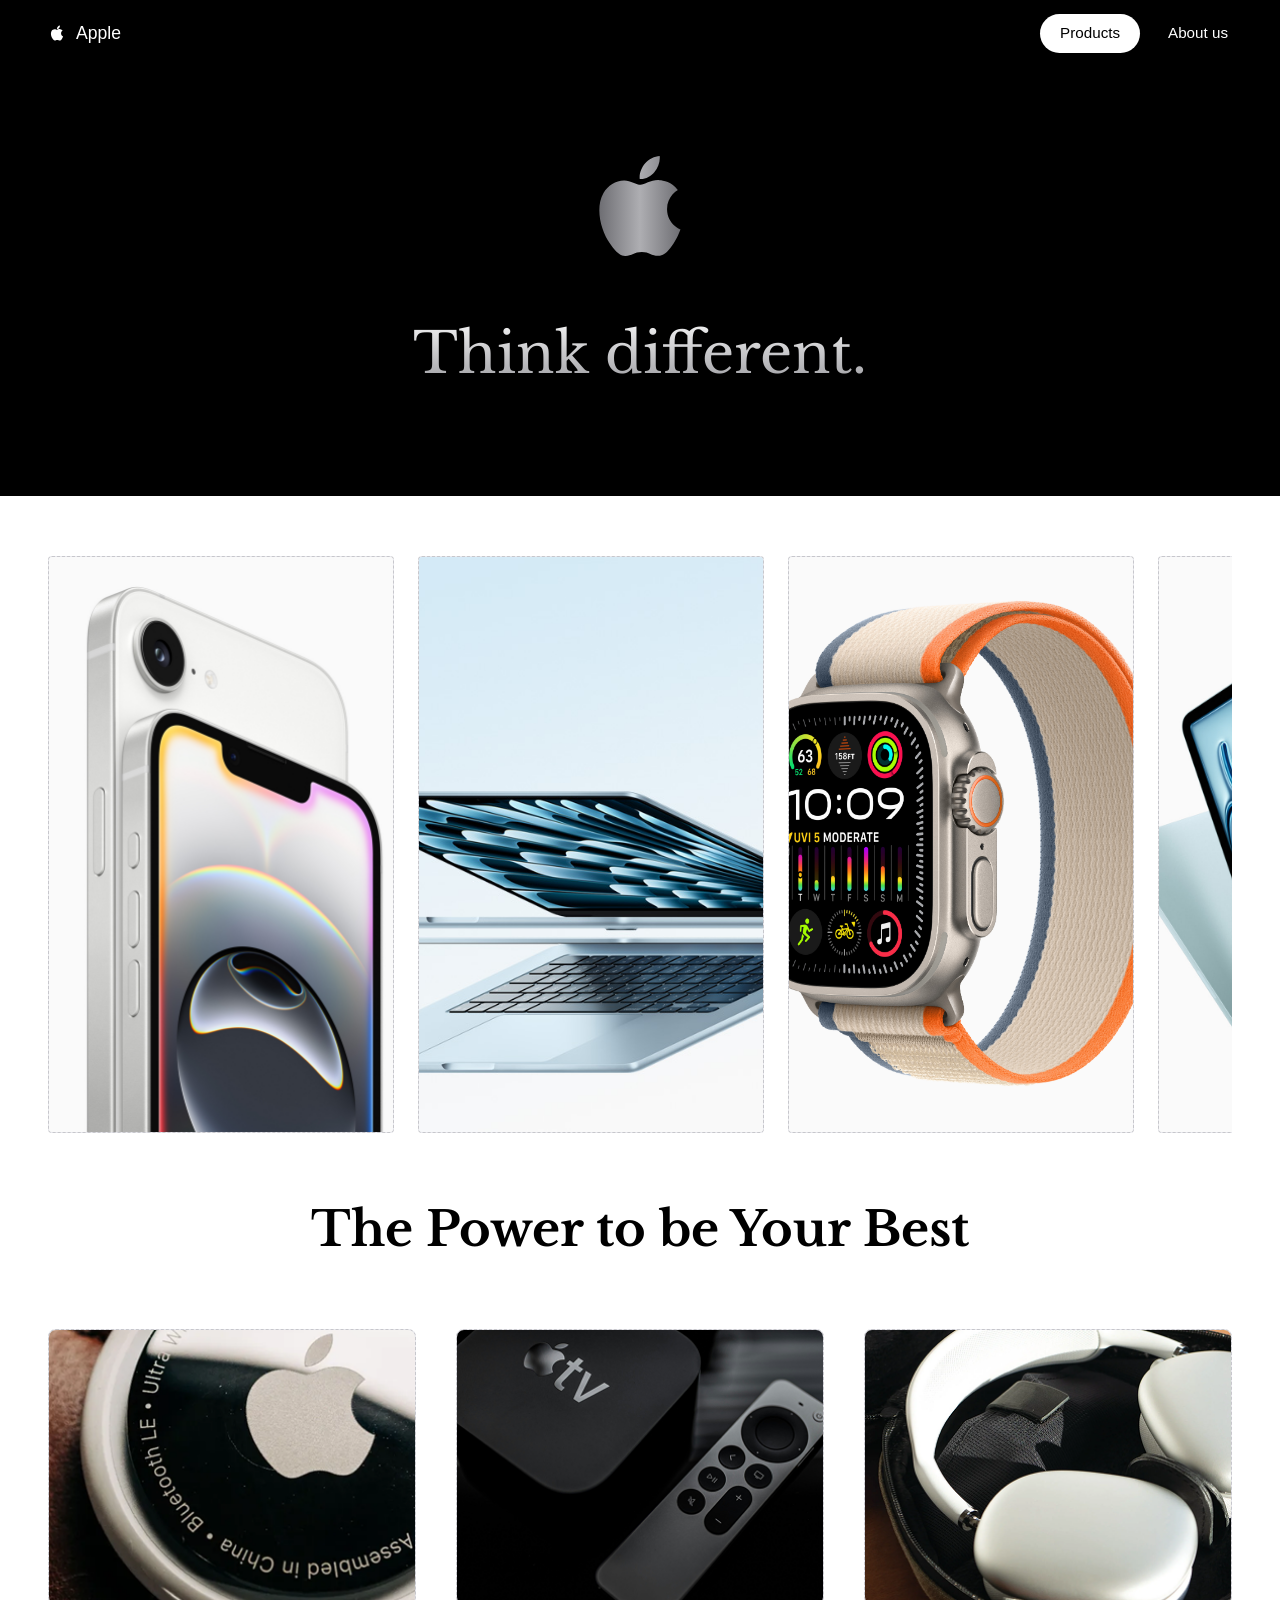
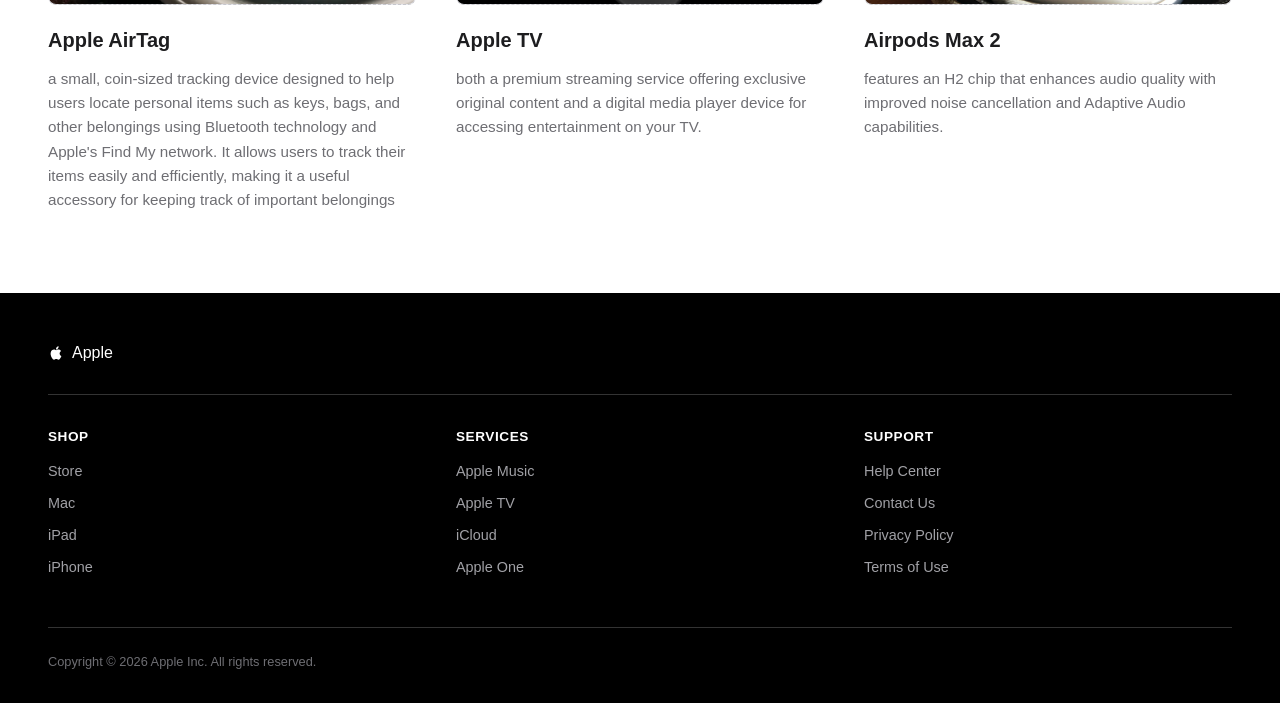
<file: index.html>
<!DOCTYPE html>
<html lang="en">
<head>
  <meta charset="UTF-8" />
  <meta name="viewport" content="width=device-width, initial-scale=1.0" />
  <title>Apple</title>
  <link rel="preconnect" href="https://fonts.googleapis.com" />
  <link rel="preconnect" href="https://fonts.gstatic.com" crossorigin />
  <link href="https://fonts.googleapis.com/css2?family=Libre+Baskerville:ital,wght@0,400;0,700;1,400&display=swap" rel="stylesheet" />
  <link rel="stylesheet" href="styles.css" />
</head>
<body id="top">

  <!-- Navigation -->
  <nav class="nav">
    <a href="#top" class="nav-brand" id="nav-brand">
      <svg viewBox="0 0 24 24" aria-hidden="true">
        <path d="M18.71 19.5c-.83 1.24-1.71 2.45-3.05 2.47-1.34.03-1.77-.79-3.29-.79-1.53 0-2 .77-3.27.82-1.31.05-2.3-1.32-3.14-2.53C4.25 17 2.94 12.45 4.7 9.39c.87-1.52 2.43-2.48 4.12-2.51 1.28-.02 2.5.87 3.29.87.78 0 2.26-1.07 3.81-.91.65.03 2.47.26 3.64 1.98-.09.06-2.17 1.28-2.15 3.81.03 3.02 2.65 4.03 2.68 4.04-.03.07-.42 1.44-1.38 2.83M13 3.5c.73-.83 1.94-1.46 2.94-1.5.13 1.17-.34 2.35-1.04 3.19-.69.85-1.83 1.51-2.95 1.42-.15-1.15.41-2.35 1.05-3.11z"/>
      </svg>
      Apple
    </a>
    <div class="nav-links" id="nav-links"></div>
  </nav>

  <!-- Hero -->
  <section class="hero">
    <div class="hero-logo">
      <svg viewBox="0 0 24 24" aria-hidden="true">
        <defs>
          <linearGradient id="appleGradient" x1="0%" y1="0%" x2="100%" y2="0%">
            <stop offset="0%" stop-color="#6e6e73" />
            <stop offset="50%" stop-color="#aeaeb2" />
            <stop offset="100%" stop-color="#6e6e73" />
          </linearGradient>
        </defs>
        <path class="apple-gradient" d="M18.71 19.5c-.83 1.24-1.71 2.45-3.05 2.47-1.34.03-1.77-.79-3.29-.79-1.53 0-2 .77-3.27.82-1.31.05-2.3-1.32-3.14-2.53C4.25 17 2.94 12.45 4.7 9.39c.87-1.52 2.43-2.48 4.12-2.51 1.28-.02 2.5.87 3.29.87.78 0 2.26-1.07 3.81-.91.65.03 2.47.26 3.64 1.98-.09.06-2.17 1.28-2.15 3.81.03 3.02 2.65 4.03 2.68 4.04-.03.07-.42 1.44-1.38 2.83M13 3.5c.73-.83 1.94-1.46 2.94-1.5.13 1.17-.34 2.35-1.04 3.19-.69.85-1.83 1.51-2.95 1.42-.15-1.15.41-2.35 1.05-3.11z"/>
      </svg>
    </div>
    <h1 class="hero-slogan">Think different.</h1>
  </section>

  <!-- Product gallery -->
<section class="gallery">
  <div class="carousel" aria-label="Product carousel">
    <div class="carousel-track" id="carousel-track">

      <div class="carousel-item">
  <div class="img-placeholder" data-label="iPhone">
    <img src="images/iphone.png" alt="iPhone" />
  </div>
</div>

<div class="carousel-item">
  <div class="img-placeholder" data-label="MacBook">
    <img src="images/macbook.png" alt="MacBook" />
  </div>
</div>

<div class="carousel-item">
  <div class="img-placeholder" data-label="Apple Watch">
    <img src="images/watch.png" alt="Apple Watch" />
  </div>
</div>

<div class="carousel-item">
  <div class="img-placeholder" data-label="iPad">
    <img src="images/ipad.png" alt="iPad" />
  </div>
</div>

    </div>
  </div>
  <h2 class="gallery-headline">The Power to be Your Best</h2>
</section>

  <!-- Feature grid -->
  <section class="features">
    <div class="feature-grid">

      <article class="feature-card">
  <div class="img-placeholder">
    <img src="images/airtag.png" alt="Apple AirTag" />
  </div>
  <h3>Apple AirTag</h3>
  <p>a small, coin-sized tracking device designed to help users locate personal items such as keys, bags, and other belongings using Bluetooth technology and Apple's Find My network. It allows users to track their items easily and efficiently, making it a useful accessory for keeping track of important belongings</p>
</article>

<article class="feature-card">
  <div class="img-placeholder">
    <img src="images/apple-tv.png" alt="Apple TV" />
  </div>
  <h3>Apple TV</h3>
  <p>both a premium streaming service offering exclusive original content and a digital media player device for accessing entertainment on your TV.</p>
</article>

<article class="feature-card">
  <div class="img-placeholder">
    <img src="images/airpods.png" alt="AirPods Max 2" />
  </div>
  <h3>Airpods Max 2</h3>
  <p>features an H2 chip that enhances audio quality with improved noise cancellation and Adaptive Audio capabilities.</p>
</article>

    </div>
  </section>

  <!-- Footer -->
  <footer class="site-footer">
    <div class="footer-inner">
      <div class="footer-brand">
        <a href="#top" class="footer-logo" id="footer-brand">
          <svg viewBox="0 0 24 24" aria-hidden="true">
            <path d="M18.71 19.5c-.83 1.24-1.71 2.45-3.05 2.47-1.34.03-1.77-.79-3.29-.79-1.53 0-2 .77-3.27.82-1.31.05-2.3-1.32-3.14-2.53C4.25 17 2.94 12.45 4.7 9.39c.87-1.52 2.43-2.48 4.12-2.51 1.28-.02 2.5.87 3.29.87.78 0 2.26-1.07 3.81-.91.65.03 2.47.26 3.64 1.98-.09.06-2.17 1.328-2.15 3.81.03 3.02 2.65 4.03 2.68 4.04-.03.07-.42 1.44-1.38 2.83M13 3.5c.73-.83 1.94-1.46 2.94-1.5.13 1.17-.34 2.35-1.04 3.19-.69.85-1.83 1.51-2.95 1.42-.15-1.15.41-2.35 1.05-3.11z"/>
          </svg>
          Apple
        </a>
      </div>

      <div class="footer-columns">
        <div class="footer-col">
          <h4>Shop</h4>
          <ul>
            <li><a href="https://www.apple.com/us/shop/goto/store">Store</a></li>
            <li><a href="https://www.apple.com/mac/">Mac</a></li>
            <li><a href="https://www.apple.com/ipad/">iPad</a></li>
            <li><a href="https://www.apple.com/iphone/">iPhone</a></li>
          </ul>
        </div>

        <div class="footer-col">
          <h4>Services</h4>
          <ul>
            <li><a href="https://music.apple.com/us/new">Apple Music</a></li>
            <li><a href="https://tv.apple.com/">Apple TV</a></li>
            <li><a href="https://www.icloud.com/">iCloud</a></li>
            <li><a href="https://www.apple.com/lae/apple-one/">Apple One</a></li>
          </ul>
        </div>

        <div class="footer-col">
          <h4>Support</h4>
          <ul>
            <li><a href="https://support.apple.com/">Help Center</a></li>
            <li><a href="https://support.apple.com/contact">Contact Us</a></li>
            <li><a href="https://www.apple.com/legal/privacy/en-ww/">Privacy Policy</a></li>
            <li><a href="https://www.apple.com/legal/internet-services/terms/site.html">Terms of Use</a></li>
          </ul>
        </div>
      </div>

      <div class="footer-bottom">
        <p>Copyright © 2026 Apple Inc. All rights reserved.</p>
      </div>
    </div>
  </footer>
    
    <script src="carousel.js"></script>
    <script src="nav.js"></script>
</body>
</html>
</file>
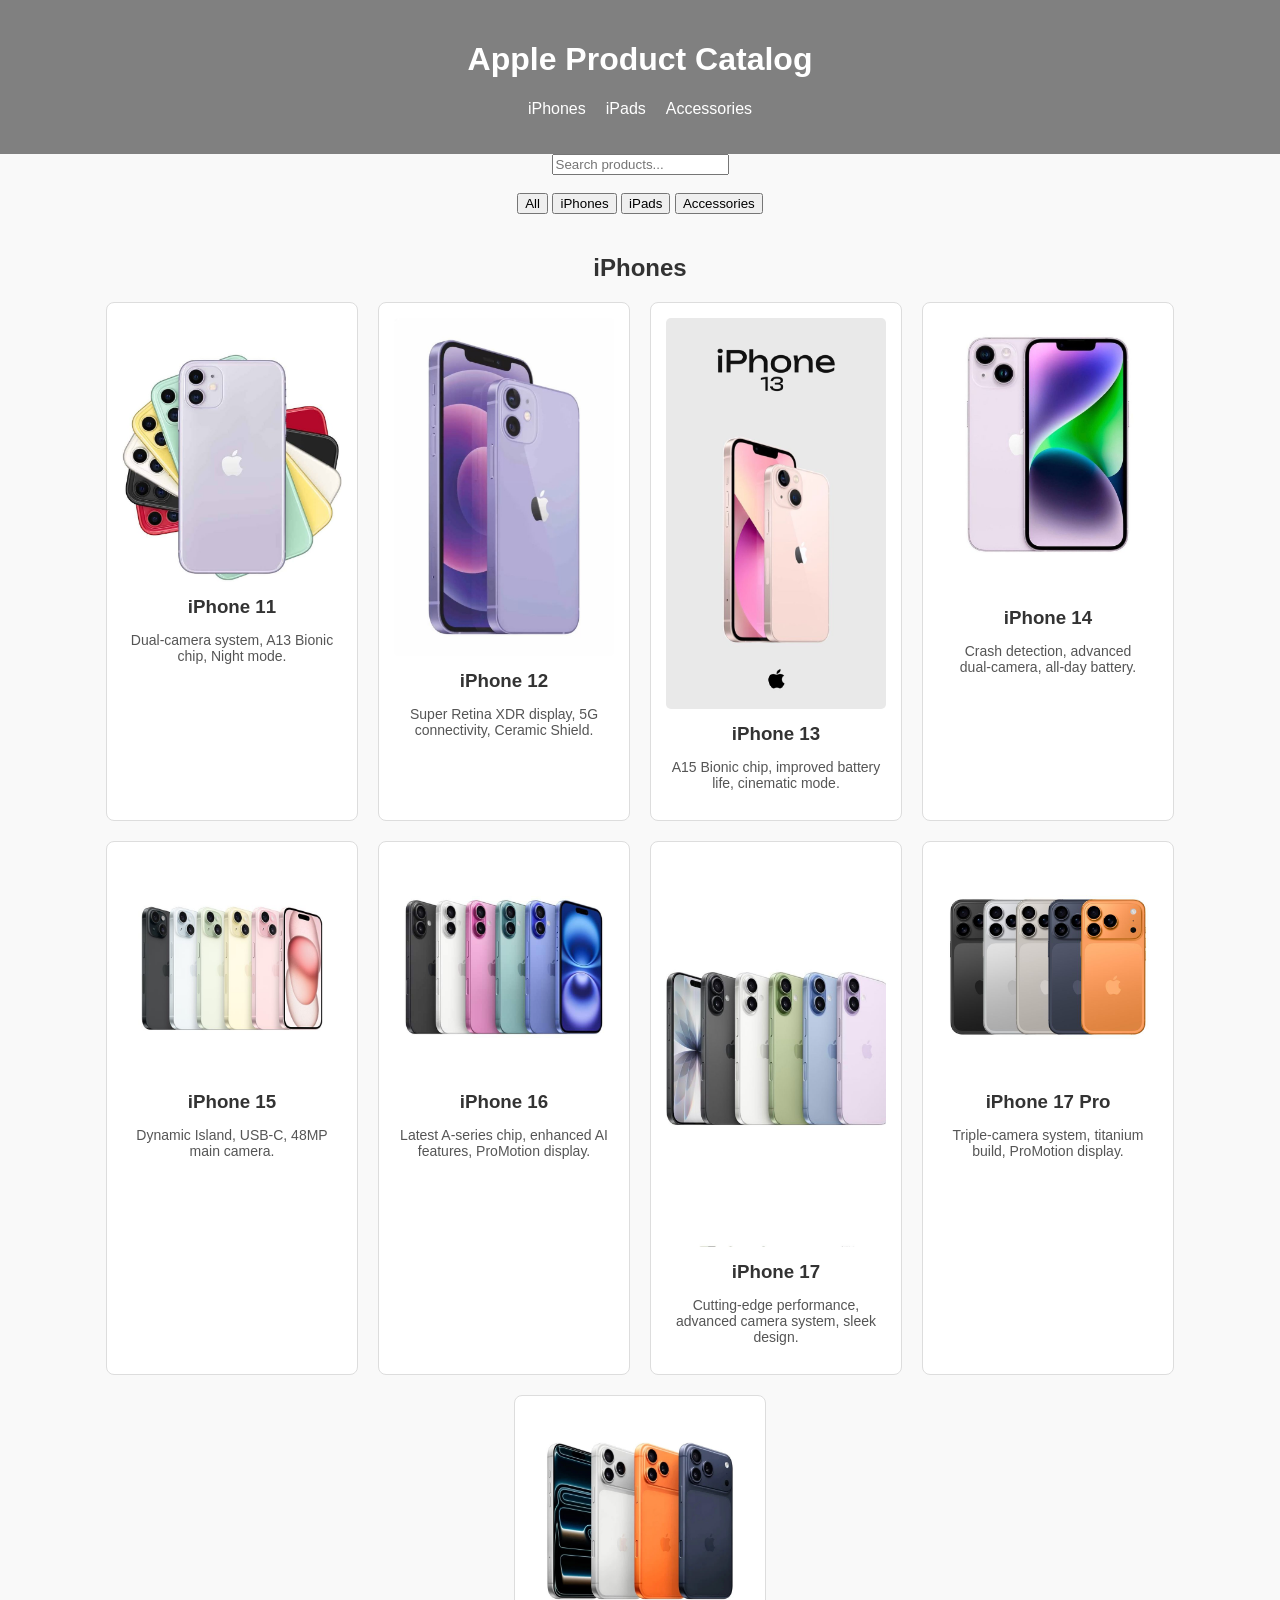
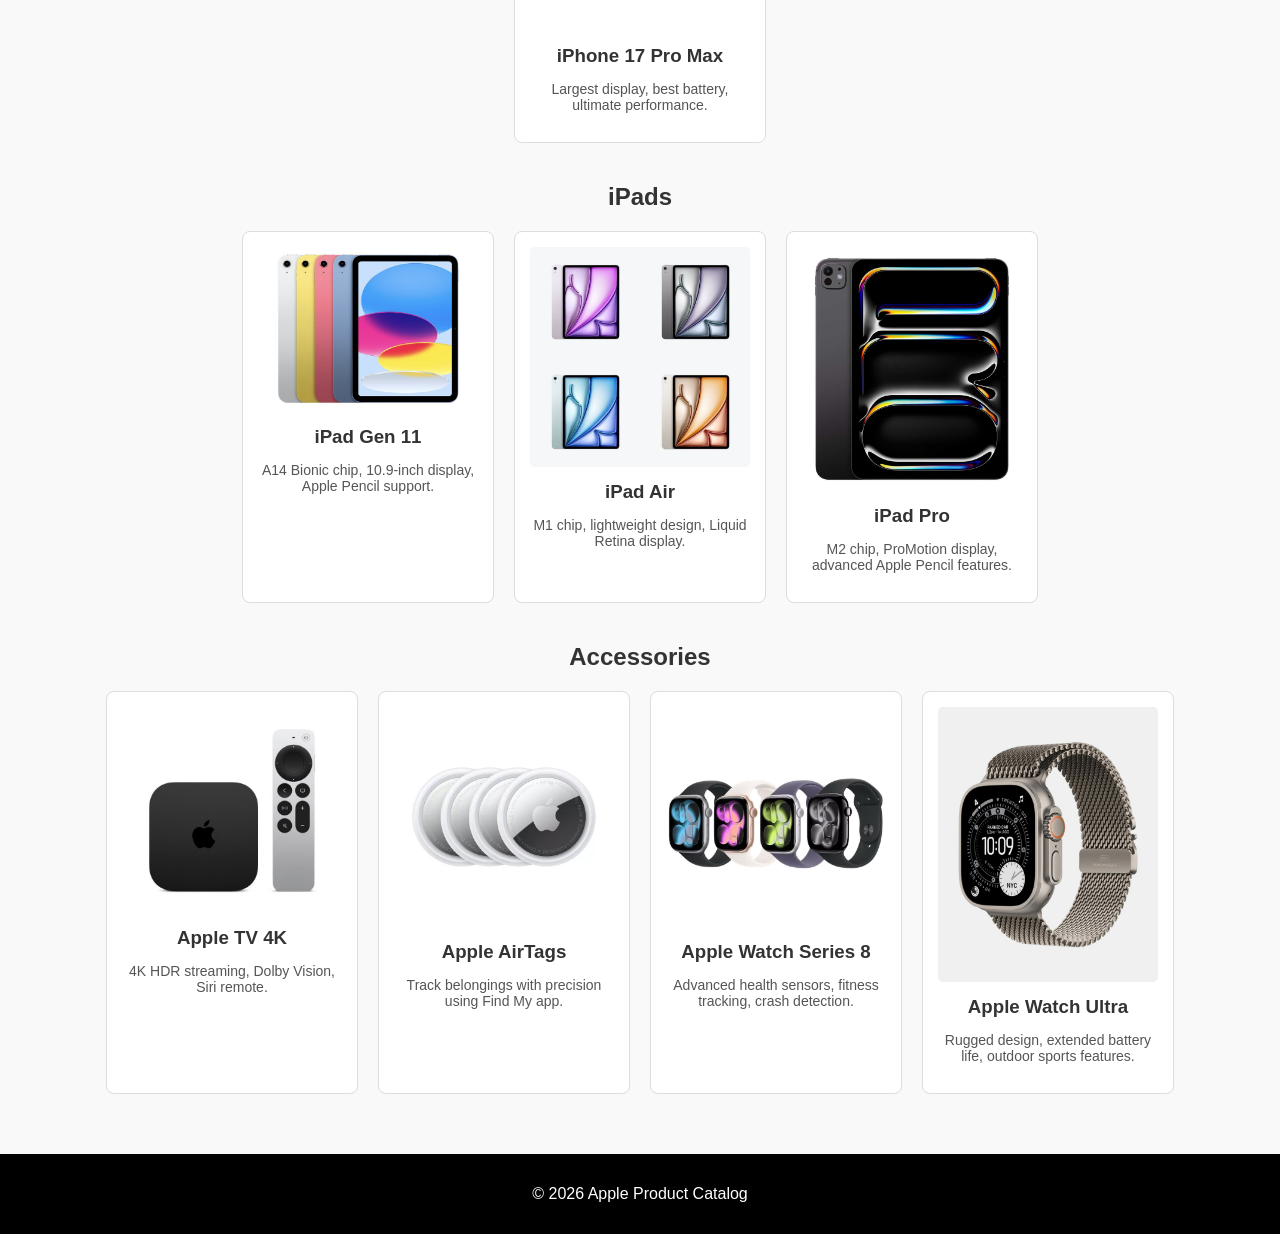
<file: Productlist/List.html>
<!DOCTYPE html>
<html lang="en">
<head>
  <meta charset="UTF-8">
  <meta name="viewport" content="width=device-width, initial-scale=1.0">
  <title>Apple Product Catalog</title>
  <link rel="stylesheet" href="style.css">
</head>
<body>
  <header>
    <h1>Apple Product Catalog</h1>
    <nav>
      <ul>
        <li><a href="#iphones">iPhones</a></li>
        <li><a href="#ipads">iPads</a></li>
        <li><a href="#accessories">Accessories</a></li>
      </ul>
    </nav>
  </header>

   <div class="controls">
  <input type="text" id="searchBar" placeholder="Search products..." onkeyup="searchProducts()">
  <br><br>
  <button onclick="filterCategory('All')">All</button>
  <button onclick="filterCategory('iphones')">iPhones</button>
  <button onclick="filterCategory('ipads')">iPads</button>
  <button onclick="filterCategory('accessories')">Accessories</button>
</div>

  <main>
    <!-- iPhones -->
    <section id="iphones">
      <h2>iPhones</h2>
      <div class="product-list">
        <div class="product">
          <img src="ip11.jfif" alt="iPhone 11">
          <h3>iPhone 11</h3>
          <p>Dual‑camera system, A13 Bionic chip, Night mode.</p>
        </div>
        <div class="product">
          <img src="ip12.jfif" alt="iPhone 12">
          <h3>iPhone 12</h3>
          <p>Super Retina XDR display, 5G connectivity, Ceramic Shield.</p>
        </div>
        <div class="product">
          <img src="ip13.jfif" alt="iPhone 13">
          <h3>iPhone 13</h3>
          <p>A15 Bionic chip, improved battery life, cinematic mode.</p>
        </div>
        <div class="product">
          <img src="ip14.jfif" alt="iPhone 14">
          <h3>iPhone 14</h3>
          <p>Crash detection, advanced dual‑camera, all‑day battery.</p>
        </div>
        <div class="product">
          <img src="ip15.jfif" alt="iPhone 15">
          <h3>iPhone 15</h3>
          <p>Dynamic Island, USB‑C, 48MP main camera.</p>
        </div>
        <div class="product">
          <img src="ip16.jfif" alt="iPhone 16">
          <h3>iPhone 16</h3>
          <p>Latest A‑series chip, enhanced AI features, ProMotion display.</p>
        </div>
        <div class="product">
          <img src="ip17.jfif" alt="iPhone 17">
          <h3>iPhone 17</h3>
          <p>Cutting‑edge performance, advanced camera system, sleek design.</p>
        </div>
        <!-- Pro and Pro Max series -->
        <div class="product">
          <img src="17pro.jfif" alt="iPhone 17 Pro">
          <h3>iPhone 17 Pro</h3>
          <p>Triple‑camera system, titanium build, ProMotion display.</p>
        </div>
        <div class="product">
          <img src="17pm.jfif" alt="iPhone 17 Pro Max">
          <h3>iPhone 17 Pro Max</h3>
          <p>Largest display, best battery, ultimate performance.</p>
        </div>
      </div>
    </section>

    <!-- iPads -->
    <section id="ipads">
      <h2>iPads</h2>
      <div class="product-list">
        <div class="product">
          <img src="gen11.jfif" alt="iPad Gen 11">
          <h3>iPad Gen 11</h3>
          <p>A14 Bionic chip, 10.9‑inch display, Apple Pencil support.</p>
        </div>
        <div class="product">
          <img src="air.jfif" alt="iPad Air">
          <h3>iPad Air</h3>
          <p>M1 chip, lightweight design, Liquid Retina display.</p>
        </div>
        <div class="product">
          <img src="ipad pro.jfif" alt="iPad Pro">
          <h3>iPad Pro</h3>
          <p>M2 chip, ProMotion display, advanced Apple Pencil features.</p>
        </div>
      </div>
    </section>

    <!-- Accessories -->
    <section id="accessories">
      <h2>Accessories</h2>
      <div class="product-list">
        <div class="product">
          <img src="tv.jfif" alt="Apple TV 4K">
          <h3>Apple TV 4K</h3>
          <p>4K HDR streaming, Dolby Vision, Siri remote.</p>
        </div>
        <div class="product">
          <img src="airtag.jfif" alt="Apple AirTags">
          <h3>Apple AirTags</h3>
          <p>Track belongings with precision using Find My app.</p>
        </div>
        <div class="product">
          <img src="series8.jfif" alt="Apple Watch Series 8">
          <h3>Apple Watch Series 8</h3>
          <p>Advanced health sensors, fitness tracking, crash detection.</p>
        </div>
        <div class="product">
          <img src="ultra.jfif" alt="Apple Watch Ultra">
          <h3>Apple Watch Ultra</h3>
          <p>Rugged design, extended battery life, outdoor sports features.</p>
        </div>
      </div>
    </section>
  </main>

  <footer>
    <p>&copy; 2026 Apple Product Catalog</p>
  </footer>
   
   <!-- JavaScript -->
  <script>
    
    function searchProducts() {
      const input = document.getElementById("searchBar").value.toLowerCase();
      const products = document.querySelectorAll(".product");

      products.forEach(product => {
        const name = product.querySelector("h3").textContent.toLowerCase();
        if (name.includes(input)) {
          product.style.display = "block";
        } else {
          product.style.display = "none";
        }
      });
    }

   
    function filterCategory(category) {
      const sections = document.querySelectorAll("section");

      sections.forEach(section => {
        if (category === "All" || section.id.toLowerCase().includes(category.toLowerCase())) {
          section.style.display = "block";
        } else {
          section.style.display = "none";
        }
      });
    }


    function buyProduct(productName) {
      alert("You selected " + productName + " for purchase!");
    }
  </script>
</body>
</html>
</file>
<file: styles.css>
*, *::before, *::after {
  box-sizing: border-box;
  margin: 0;
  padding: 0;
}

body {
  font-family: -apple-system, BlinkMacSystemFont, "Segoe UI", Helvetica, Arial, sans-serif;
  color: #1d1d1f;
  background: #fff;
  line-height: 1.5;
  padding-top: 52px;
}

/* ── Navigation (fixed / floating) ── */
.nav {
  position: fixed;
  top: 0;
  left: 0;
  right: 0;
  z-index: 1000;
  background: #000;
  display: flex;
  align-items: center;
  justify-content: space-between;
  padding: 14px 48px;
  box-shadow: 0 2px 12px rgba(0, 0, 0, 0.15);
  transition: box-shadow 0.2s ease;
}

.nav--scrolled {
  box-shadow: 0 4px 20px rgba(0, 0, 0, 0.25);
}

.nav-brand {
  display: flex;
  align-items: center;
  gap: 10px;
  color: #fff;
  text-decoration: none;
  font-size: 1.1rem;
  font-weight: 500;
}

.nav-brand svg {
  width: 18px;
  height: 22px;
  fill: #fff;
}

.nav-links {
  display: flex;
  align-items: center;
  gap: 24px;
}

.nav-btn {
  display: inline-flex;
  align-items: center;
  justify-content: center;
  font-family: inherit;
  font-size: 0.95rem;
  text-decoration: none;
  cursor: pointer;
  border: none;
  background: none;
  transition: opacity 0.2s ease;
}

.nav-btn:hover {
  opacity: 0.85;
}

.nav-btn--pill {
  background: #fff;
  color: #000;
  padding: 8px 20px;
  border-radius: 999px;
  font-weight: 500;
}

.nav-btn--text {
  color: #fff;
  padding: 8px 4px;
}

/* ── Hero ── */
.hero {
  background: #000;
  text-align: center;
  padding: 80px 24px 100px;
}

.hero-logo {
  width: 120px;
  height: 148px;
  margin: 0 auto 32px;
}

.hero-logo svg {
  width: 100%;
  height: 100%;
}

.hero-logo .apple-gradient {
  fill: url(#appleGradient);
}

.hero-slogan {
  font-family: "Libre Baskerville", "Times New Roman", Georgia, serif;
  font-size: clamp(2rem, 5vw, 3.5rem);
  font-weight: 400;
  background: linear-gradient(180deg, #ffffff 0%, #8e8e93 100%);
  -webkit-background-clip: text;
  background-clip: text;
  -webkit-text-fill-color: transparent;
}

/* ── Product gallery ── */
.gallery {
  background: #fff;
  padding: 48px 48px 64px;
}

.gallery-row {
  display: grid;
  grid-template-columns: repeat(4, 1fr);
  gap: 16px;
  max-width: 1200px;
  margin: 0 auto 48px;
}

.gallery-headline {
  font-family: "Libre Baskerville", "Times New Roman", Georgia, serif;
  font-size: clamp(2rem, 4vw, 3rem);
  font-weight: 700;
  text-align: center;
  color: #000;
}

/* ── Image placeholders ── */
.img-placeholder {
  background: #e8e8ed;
  border: 1px dashed #c7c7cc;
  display: flex;
  align-items: center;
  justify-content: center;
  overflow: hidden;
  position: relative;
}

.img-placeholder img {
  width: 100%;
  height: 100%;
  object-fit: cover;
  display: block;
}

.img-placeholder img:not([src]),
.img-placeholder img[src=""] {
  visibility: hidden;
}

.feature-grid .img-placeholder {
  aspect-ratio: 4 / 3;
  border-radius: 8px;
  margin-bottom: 20px;
}

/* ── Feature grid ── */
.features {
  background: #fff;
  padding: 0 48px 80px;
}

.feature-grid {
  display: grid;
  grid-template-columns: repeat(3, 1fr);
  gap: 40px;
  max-width: 1200px;
  margin: 0 auto;
}

.feature-card h3 {
  font-size: 1.25rem;
  font-weight: 700;
  margin-bottom: 12px;
  color: #1d1d1f;
}

.feature-card p {
  font-size: 0.95rem;
  color: #6e6e73;
  line-height: 1.6;
}

/* ── Footer ── */
.site-footer {
  background: #000;
  color: #a1a1a6;
  padding: 48px 48px 32px;
}

.footer-inner {
  max-width: 1200px;
  margin: 0 auto;
}

.footer-brand {
  margin-bottom: 32px;
  padding-bottom: 24px;
  border-bottom: 1px solid #333;
}

.footer-logo {
  display: inline-flex;
  align-items: center;
  gap: 8px;
  color: #fff;
  text-decoration: none;
  font-size: 1rem;
  font-weight: 500;
}

.footer-logo svg {
  width: 16px;
  height: 20px;
  fill: #fff;
}

.footer-columns {
  display: grid;
  grid-template-columns: repeat(3, 1fr);
  gap: 40px;
  margin-bottom: 40px;
}

.footer-col h4 {
  color: #fff;
  font-size: 0.85rem;
  font-weight: 600;
  margin-bottom: 12px;
  text-transform: uppercase;
  letter-spacing: 0.04em;
}

.footer-col ul {
  list-style: none;
}

.footer-col li {
  margin-bottom: 8px;
}

.footer-col a {
  color: #a1a1a6;
  text-decoration: none;
  font-size: 0.9rem;
  transition: color 0.2s ease;
}

.footer-col a:hover {
  color: #fff;
}

.footer-bottom {
  padding-top: 24px;
  border-top: 1px solid #333;
}

.footer-bottom p {
  font-size: 0.8rem;
  color: #6e6e73;
}

/* ── Product carousel (continuous loop) ── */
.carousel {
  overflow: hidden;
  width: 100%;
  max-width: 100%;
  margin: 0 auto 48px;
  padding: 12px 0;
}

.carousel-track {
  display: flex;
  gap: 24px;
  width: max-content;
  animation: carousel-scroll 30s linear infinite;
}

.carousel-item {
  flex: 0 0 auto;
  width: 346px; /* desktop default */
}

.carousel-item .img-placeholder {
  aspect-ratio: 3 / 5;
  border-radius: 4px;
  width: 100%;
  height: auto;
}

@keyframes carousel-scroll {
  0%   { transform: translateX(0); }
  100% { transform: translateX(-100%); } /* scroll through originals + clones */
}

/* ── Responsive ── */

.img-placeholder img.img-odjpgz {
  transform: scaleX(1);
}

.img-placeholder img.img-hcqkvk {
  width: 462px;
  height: 302px;
  left: -99px;
  top: -8px;
}

.img-placeholder img.img-blcqap {
  width: 441px;
  height: 315px;
  left: -115px;
  top: -71px;
}

.img-placeholder img.img-ui7yku {
  width: 425px;
  height: 321px;
  left: -9px;
  top: 0px;
  display: none;
}

@media (max-width: 900px) {
  .carousel-item {
    width: 288px;
  }

  .carousel-track {
    animation-duration: 22s;
  }

  .feature-grid,
  .footer-columns {
    grid-template-columns: 1fr;
  }

  .nav {
    padding: 14px 24px;
  }

  .gallery,
  .features,
  .site-footer {
    padding-left: 24px;
    padding-right: 24px;
  }
}

@media (prefers-reduced-motion: reduce) {
  .carousel-track {
    animation: none;
    overflow-x: auto;
    width: 100%;
    padding-bottom: 8px;
  }
}

@media (min-width: 481px) and (max-width: 769px) {.img-placeholder img.img-odjpgz {
  transform: scaleX(-1);
}

.img-placeholder img.img-hcqkvk {
  width: 371.328px;
  height: 277.984px;
  left: 0px;
  top: 0px;
}

.img-placeholder img.img-blcqap {
  width: 326px;
  height: 244px;
  left: 0px;
  top: 0px;
}

.img-placeholder img.img-ui7yku {
  width: 211px;
  height: 157.75px;
  left: 0px;
  top: 0px;
  display: block;
}}

@media (max-width: 481px) {.img-placeholder img.img-odjpgz {
  transform: scaleX(-1);
}

.img-placeholder img.img-hcqkvk {
  width: 371.328px;
  height: 277.984px;
  left: 0px;
  top: 0px;
}

.img-placeholder img.img-blcqap {
  width: 326px;
  height: 244px;
  left: 0px;
  top: 0px;
}

.img-placeholder img.img-ui7yku {
  width: 211px;
  height: 157.75px;
  left: 0px;
  top: 0px;
  display: block;
}}
</file>
<file: Productlist/style.css>
/* General Layout */
body {
  font-family: 'Helvetica Neue', sans-serif;
  margin: 0;
  background-color: #f9f9f9;
  color: #333;
  text-align: center; /* Centers text globally */
}

header {
  padding: 20px;
  background-color: grey;
  color: #fff;
}

nav ul {
  list-style: none;
  padding: 0;
  display: flex;
  justify-content: center;
  gap: 20px;
}

nav a {
  text-decoration: none;
  color: #fff;
}

main {
  padding: 20px;
}

section {
  margin-bottom: 40px;
}

h2 {
  margin-bottom: 20px;
}

/* Product Grid */
.product-list {
  display: flex;
  flex-wrap: wrap;
  justify-content: center; /* Centers products horizontally */
  gap: 20px;
}

.product {
  background-color: #fff;
  border: 1px solid #ddd;
  border-radius: 8px;
  padding: 15px;
  width: 220px;
  text-align: center; /* Centers content inside each card */
}

.product img {
  width: 100%;
  height: auto;
  border-radius: 5px;
}

.product h3 {
  margin: 10px 0;
}

.product p {
  font-size: 14px;
  color: #555;
}

/* Footer */
footer {
  padding: 15px;
  background-color: #000;
  color: #fff;
}
</file>
